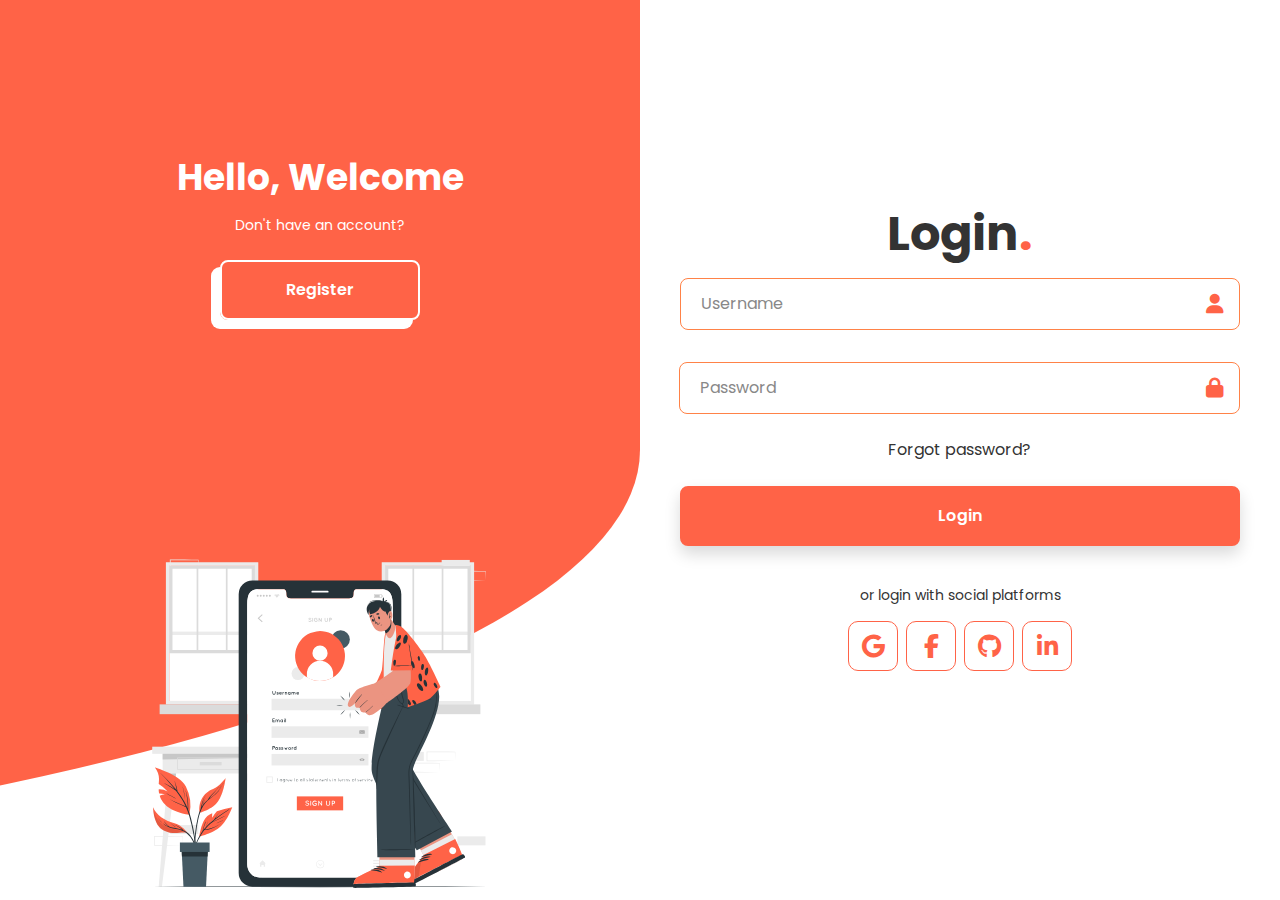
<file: index.html>
<!DOCTYPE html>
<html lang="en">
  <head>
    <meta charset="UTF-8" />
    <meta name="viewport" content="width=device-width, initial-scale=1.0" />
    <title>Login & Signup UI</title>

    <!-- Google Fonts -->
    <link rel="preconnect" href="https://fonts.googleapis.com" />
    <link rel="preconnect" href="https://fonts.gstatic.com" crossorigin />
    <link
      href="https://fonts.googleapis.com/css2?family=Poppins:ital,wght@0,100;0,200;0,300;0,400;0,500;0,600;0,700;0,800;0,900;1,100;1,200;1,300;1,400;1,500;1,600;1,700;1,800;1,900&display=swap"
      rel="stylesheet"
    />
    <!-- Favicon -->
    <link rel="icon" href="images/favicon.png" type="image/x-icon" />

    <!-- FontAwesome Icons -->
    <link rel="stylesheet" href="css/all.min.css" />

    <!-- Bootstrap CSS -->
    <link rel="stylesheet" href="css/bootstrap.min.css" />

    <!-- Main CSS File -->
    <link rel="stylesheet" href="css/main.css" />

    <!-- Media Query File -->
    <link rel="stylesheet" href="css/media.css" />
  </head>
  <body>
    <div class="container-fluid wrapper">
      <!-- Login Form Section -->
      <div class="row">
        <div class="form-box login col-12 col-md-6 text-center">
          <form>
            <h2 class="fw-bold">Login<span class="dot">.</span></h2>
            <div class="input-group d-flex flex-column">
              <div class="user-name input-field position-relative my-3">
                <input
                  type="text"
                  class="form-control"
                  id="userName"
                  placeholder="Username"
                /><i class="fa-solid fa-user"></i>
              </div>
              <div class="input-empty d-none">
                <p>Please fill out this field.</p><i class="fa-solid fa-circle-exclamation"></i>
              </div>
              <div class="user-pass input-field position-relative my-3">
                <input
                  type="password"
                  class="form-control"
                  id="userPass"
                  placeholder="Password"
                /><i class="fa-solid fa-lock"></i>
              </div>
              <div class="input-empty d-none">
                <p>Please fill out this field.</p><i class="fa-solid fa-circle-exclamation"></i>
              </div>
              <div class="input-incorrect d-none">
                <p>Incorrect username or password. Please try again.</p>
              </div>
              <div class="forgot-link pt-2">
                <a href="#">Forgot password?</a>
              </div>
            </div>
            <button type="submit" class="btn btn-main shadow btn-login">Login</button>
            <p>or login with social platforms</p>
            <div
              class="social-group d-flex justify-content-center align-items-center gap-2 pb-4"
            >
              <a href="mailto:mohamedkhaled20031@gmail.com" target="_blank"
                ><i class="fa-brands fa-google"></i
              ></a>
              <a
                href="https://web.facebook.com/profile.php?id=100002739492252"
                target="_blank"
                ><i class="fa-brands fa-facebook-f"></i
              ></a>
              <a href="https://github.com/mohamedkhaled-dev" target="_blank"
                ><i class="fa-brands fa-github"></i
              ></a>
              <a
                href="https://www.linkedin.com/in/mohamedkhaled-eg/"
                target="_blank"
                ><i class="fa-brands fa-linkedin-in"></i
              ></a>
            </div>
          </form>
        </div>

        <!-- Registration Form Section -->
        <div class="form-box col-12 col-md-6 text-center register-form">
          <form novalidate>
            <h2 class="fw-bold">Registration<span class="dot">.</span></h2>
            <div class="input-group d-flex flex-column">
              <div class="user-name input-field position-relative my-3">
                <input
                  type="text"
                  class="form-control"
                  id="newUserName"
                  placeholder="Username"
                /><i class="fa-solid fa-user"></i>
              </div>
              <div class="input-empty d-none">
                <p>Please fill out this field.</p><i class="fa-solid fa-circle-exclamation"></i>
              </div>
              <div class="input-rules">
                <p>Please use only letters (no special characters allowed). It can be two words.</p>
              </div>
              <div class="input-duplicate user-duplicate-info d-none">
                <p>This username is already taken.</p><i class="fa-solid fa-circle-exclamation"></i>
              </div>
              <div class="user-email input-field  position-relative my-3">
                <input
                  type="email"
                  class="form-control"
                  id="newUserEmail"
                  placeholder="Email"
                /><i class="fa-solid fa-envelope"></i>
              </div>
              <div class="input-empty d-none">
                <p>Please fill out this field.</p><i class="fa-solid fa-circle-exclamation"></i>
              </div>
              <div class="input-rules">
                <p class="break-all">Please enter a valid email (e.g., example@domain.com).</p>
              </div>
              <div class="input-duplicate email-duplicate-info d-none">
                <p>This email is already registered.</p><i class="fa-solid fa-circle-exclamation"></i>
              </div>
              <div class="user-pass input-field position-relative my-3">
                <input
                  type="password"
                  class="form-control"
                  id="newUserPass"
                  placeholder="Password"
                /><i class="fa-solid fa-lock"></i>
              </div>
              <div class="input-empty d-none">
                <p>Please fill out this field.</p><i class="fa-solid fa-circle-exclamation"></i>
              </div>
              <div class="input-rules">
                <p>Password must include an uppercase letter, lowercase letter, and special character (e.g., @, #, $).</p>
              </div>
            </div>
            <button type="submit" class="btn btn-main btn-register shadow">Register</button>
            <p class="mt-0">or register with social platforms</p>
            <div
              class="social-group d-flex justify-content-center align-items-center gap-2 pb-4"
            >
              <a href="mailto:mohamedkhaled20031@gmail.com" target="_blank"
                ><i class="fa-brands fa-google"></i
              ></a>
              <a
                href="https://web.facebook.com/profile.php?id=100002739492252"
                target="_blank"
                ><i class="fa-brands fa-facebook-f"></i
              ></a>
              <a href="https://github.com/mohamedkhaled-dev" target="_blank"
                ><i class="fa-brands fa-github"></i
              ></a>
              <a
                href="https://www.linkedin.com/in/mohamedkhaled-eg/"
                target="_blank"
                ><i class="fa-brands fa-linkedin-in"></i
              ></a>
            </div>
          </form>
        </div>

        <!-- Toggle Panel for Switching Between Login and Registration -->
        <div class="toggle-box">
          <div class="toggle-panel col-12 col-md-6 toggle-left">
            <h2 class="fw-bold">Hello, Welcome</h2>
            <p class="mb-0">Don't have an account?</p>
            <button type="button" class="btn register-toggle-btn">Register</button>
            <img
              src="images/Signup-cuate.svg"
              alt="Phone sign up illustration"
            />
          </div>
          <div class="toggle-panel col-12 col-md-6 toggle-right">
            <h2 class="fw-bold">Welcome Back!</h2>
            <p class="mb-0">Already have an account?</p>
            <button type="button" class="btn login-toggle-btn">Login</button>
            <img
              src="images/Tablet-login-cuate.svg"
              alt="Tablet login illustration"
            />
          </div>
        </div>
      </div>
    </div>
    <!-- JavaScript File -->
    <script src="js/index.js"></script>
  </body>
</html>
</file>
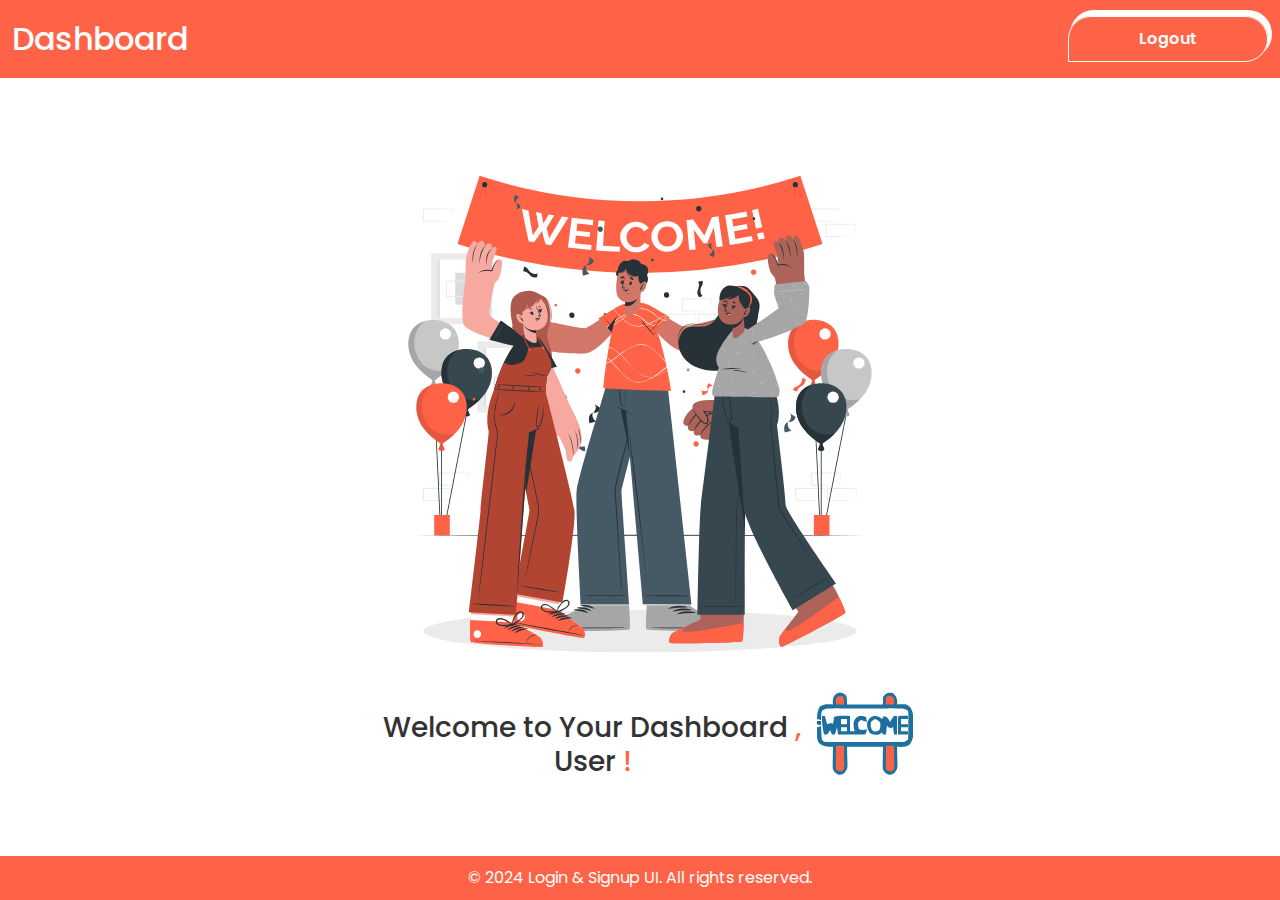
<file: dashboard.html>
<!DOCTYPE html>
<html lang="en">
  <head>
    <meta charset="UTF-8" />
    <meta name="viewport" content="width=device-width, initial-scale=1.0" />
    <title>Dashboard</title>

    <!-- Google Fonts -->
    <link rel="preconnect" href="https://fonts.googleapis.com" />
    <link rel="preconnect" href="https://fonts.gstatic.com" crossorigin />
    <link
      href="https://fonts.googleapis.com/css2?family=Poppins:wght@400;500;600;700&display=swap"
      rel="stylesheet"
    />
    <!-- Favicon -->
    <link rel="icon" href="images/favicon.png" type="image/x-icon" />

    <!-- FontAwesome Icons -->
    <link rel="stylesheet" href="css/all.min.css" />

    <!-- Bootstrap CSS -->
    <link rel="stylesheet" href="css/bootstrap.min.css" />

    <!-- Custom CSS -->
    <link rel="stylesheet" href="css/main.css" />
  </head>
  <body class="vh-100 dashboard-body position-relative">
    <!-- Navbar -->
    <nav class="navbar navbar-expand py-3">
      <div class="container-fluid">
        <h2 class="m-0 text-white">Dashboard</h2>
        <button class="btn btn-logout m-0">Logout</button>
      </div>
    </nav>

    <!-- Main Content Section -->
    <main
      class="container h-75 main-content d-flex flex-column justify-content-center align-items-center mt-5"
    >
      <div class="row justify-content-center align-items-center">
        <div class="col-md-11 text-center">
          <img
            src="images/Welcome-cuate.svg"
            alt="Welcome"
            class="welcome-img"
          />
          <div class="welcome-content d-flex">
            <h3 class="mt-4">
              Welcome to Your Dashboard <span class="dot">,</span>
              <span id="usernameDisplay"></span>
              <span class="dot">!</span>
            </h3>
            <img src="images/welcome-icon.svg" alt="Welcome icon svg" />
          </div>
        </div>
      </div>
    </main>

    <!-- Footer Section -->
    <footer class="text-center position-absolute start-0 end-0 bottom-0">
      <p class="fs-6 m-0 text-white">
        &copy; 2024 Login & Signup UI. All rights reserved.
      </p>
    </footer>

    <!-- JavaScript File -->
    <script src="js/dashboard.js"></script>
  </body>
</html>
</file>
<file: css/main.css>
/* ----- Root Variables ----- */
:root {
  --primary-color: #ff6347;
  --light-primary-color: #ff8247;
  --secondary-color: #333;
  --tertiary-color: #888;
  --info-color: #ff4f31;
  --light-blue: #b9d9eb;
  --light-red: #fbceb1;
  --light-green: #ace1af;
}

/* ----- Global Styles ----- */
* {
  color: var(--secondary-color);
  font-family: "Poppins", serif;
  box-sizing: border-box;
  margin: 0;
  padding: 0;
}

::selection {
  background-color: var(--light-primary-color);
  color: #fff;
}

a {
  text-decoration: none;
  color: inherit;
}

i {
  color: inherit;
}

form {
  width: 100%;
}

header {
  background-color: var(--primary-color);
}

.wrapper {
  background-color: #fff;
  position: relative;
  min-height: 100vh;
  height: 100vh;
  overflow: hidden;
}

.row {
  height: 100%;
  position: relative;
}

.wrapper h2 {
  font-size: 3rem;
  margin: 0;
}

.wrapper p {
  font-size: 0.875rem;
  margin: 0.9375rem 0;
}

.btn {
  background-color: var(--primary-color);
  margin-block: 1.5rem;
  padding: 1rem;
  width: 100%;
  border: 2px solid var(--primary-color);
  border-radius: 0.5rem;
  color: #fff;
  font-size: 1rem;
  font-weight: 600;
  transition: 0.4s ease;
}

.btn-main:hover,
:not(.btn-check) + .btn-main:active {
  color: var(--primary-color);
  background-color: transparent;
  border: 2px solid var(--primary-color);
}

.btn-logout {
  background-color: transparent;
  border: 1px solid #fff;
  border-radius: 24px 24px 24px 0;
  box-shadow: 3px -5px 0px 1px #fff;
  width: 12.5rem;
  padding: 10px 30px;
}

.btn-logout:hover,
:not(.btn-check) + .btn-logout:active,
.btn-logout:focus-visible {
  background-color: #fff;
  border: 1px solid var(--light-primary-color);
  box-shadow: none;
  color: var(--light-primary-color);
}

.input-empty,
.input-incorrect,
.input-rules,
.input-duplicate {
  display: flex;
  align-items: center;
  margin: -0.875rem 0 0 0;
}

.input-empty p,
.input-incorrect p,
.input-rules p,
.input-duplicate p {
  text-align: left;
  margin: 0 0.3125rem;
  color: var(--info-color);
}

.input-empty i,
.input-duplicate i {
  color: var(--info-color);
}

.input-rules {
  padding: 5px;
  border: 1px solid var(--light-blue);
  background-color: var(--light-blue);
  border-radius: 5px !important;
  width: fit-content;
  transition: all 0.1s ease-in-out;
}

.input-rules p {
  font-size: 12px;
  color: #00f;
}

.dot {
  color: var(--primary-color);
}

.break-all {
  word-break: break-all;
}

.invalid-input {
  background-color: var(--light-red);
}

.invalid-input p {
  color: #f00;
}

.valid-input {
  background-color: var(--light-green);
}

.valid-input p {
  color: #080;
}

/* ----- Form & Input Styles ----- */
.form-box {
  background-color: #fff;
  position: absolute;
  height: 100%;
  bottom: 0;
  right: 0;
  display: flex;
  align-items: center;
  justify-content: center;
  padding: 3.125rem 2.5rem;
  z-index: 1;
  transition: 0.6s ease-in-out 1.2s, visibility 0s 1s;
}

.wrapper.active .form-box {
  right: 50%;
}

.form-box.register-form {
  visibility: hidden;
}

.wrapper.active .form-box.register-form {
  visibility: visible;
}

.input-group input {
  padding: 0.8125rem 3.125rem 0.8125rem 1.25rem;
  border: 1px solid var(--light-primary-color);
  border-radius: 0.5rem;
  font-weight: 500;
  transition: 0.2s ease;
  outline: none;
}

.input-group input::placeholder {
  color: var(--tertiary-color);
  font-weight: 400;
}

.input-group input:focus {
  box-shadow: 0 0 0 1px var(--light-primary-color);
  border: 1px solid var(--light-primary-color);
}

.input-field i {
  position: absolute;
  top: 50%;
  right: 1rem;
  transform: translateY(-50%);
  font-size: 1.25rem;
  color: var(--primary-color);
}

.social-group a {
  display: flex;
  justify-content: center;
  align-items: center;
  width: 2.5rem;
  height: 2.5rem;
  padding: 1.5rem;
  color: var(--primary-color);
  font-size: 1.5rem;
  border: 1px solid var(--primary-color);
  border-radius: 0.625rem;
  transition: 0.4s ease;
}

.social-group a:hover {
  background-color: var(--primary-color);
  color: #fff;
}

/* ----- Toggle Box Styles ----- */
.toggle-box {
  position: absolute;
  width: 100%;
  height: 100%;
}

.toggle-box::before {
  background-color: var(--primary-color);
  content: "";
  position: absolute;
  left: -250%;
  z-index: 2;
  width: 300%;
  height: 100%;
  border-bottom-left-radius: 50%;
  border-bottom-right-radius: 50%;
  transition: 1.8s ease-in-out;
}

.wrapper.active .toggle-box::before {
  left: 50%;
}

.toggle-panel {
  position: absolute;
  height: 100%;
  display: flex;
  flex-direction: column;
  justify-content: center;
  align-items: center;
  z-index: 2;
  transition: 0.6s ease-in-out;
  color: #fff;
}

.toggle-panel h2 {
  font-size: 2.25rem;
}

.toggle-panel p {
  color: #fff;
}

/* ----- Toggle-Panel Left/Top ----- */
.toggle-panel.toggle-left {
  left: 0;
  transition-delay: 1.2s;
}

.wrapper.active .toggle-panel.toggle-left {
  left: -50%;
  transition-delay: 0.6s;
}

/* ----- Toggle-Panel Right/Bottom ----- */
.toggle-panel.toggle-right {
  right: -50%;
  transition-delay: 0.6s;
}

.wrapper.active .toggle-panel.toggle-right {
  right: 0;
  transition-delay: 1.2s;
}

.toggle-panel .btn {
  background-color: transparent;
  border: 2px solid #fff;
  width: 12.5rem;
  box-shadow: 8px 8px 0px 1px #fff;
}

.toggle-panel .register-toggle-btn {
  box-shadow: -8px 8px 0px 1px #fff;
}

.toggle-panel .btn:hover {
  box-shadow: none;
  color: #fff;
}

/* ----- Dashboard Style ----- */
.navbar {
  background-color: var(--primary-color);
}

footer {
  background-color: var(--primary-color);
  padding: 10px 0;
}
</file>
<file: css/media.css>
/*====== sm: 0 ~ 768px ======*/
@media screen and (max-width: 768px) {
  /* ----- Global Styles ----- */
  img {
    display: none;
  }
  /* ----- Dashboard Styles ----- */
  .dashboard .welcome-img {
    display: block;
  }

  /* ----- Form & Input Styles ----- */
  .wrapper h2 {
    font-size: 2.25rem;
    margin-top: 3rem;
  }

  .form-box {
    bottom: 0;
    height: 70%;
  }

  .wrapper.active .form-box {
    right: 0;
    bottom: 30%;
  }

  /* ----- Toggle Box Styles ----- */
  .toggle-box::before {
    left: 0;
    top: -270%;
    width: 100%;
    height: 300%;
    border-radius: 20%;
  }

  .wrapper.active .toggle-box::before {
    left: 0;
    top: 70%;
  }

  .toggle-panel {
    height: 30%;
  }

  .toggle-panel.toggle-left {
    top: 0;
  }

  .wrapper.active .toggle-panel.toggle-left {
    left: 0;
    top: -30%;
  }

  .toggle-panel.toggle-right {
    right: 0;
    bottom: -30%;
  }

  .wrapper.active .toggle-panel.toggle-right {
    bottom: 0;
  }
}

.dashboard img {
  display: block;
}

/*====== md/lg/xl/xxl: 768px ~ <<< ======*/
@media screen and (min-width: 768px) {
  /* ----- Global Styles ----- */
  img {
    width: 25rem;
    transform: translateY(45%);
  }
  /* ----- Dashboard Styles ----- */
  .dashboard .welcome-img {
    width: 100%;
    transform: none;
  }
}
</file>
